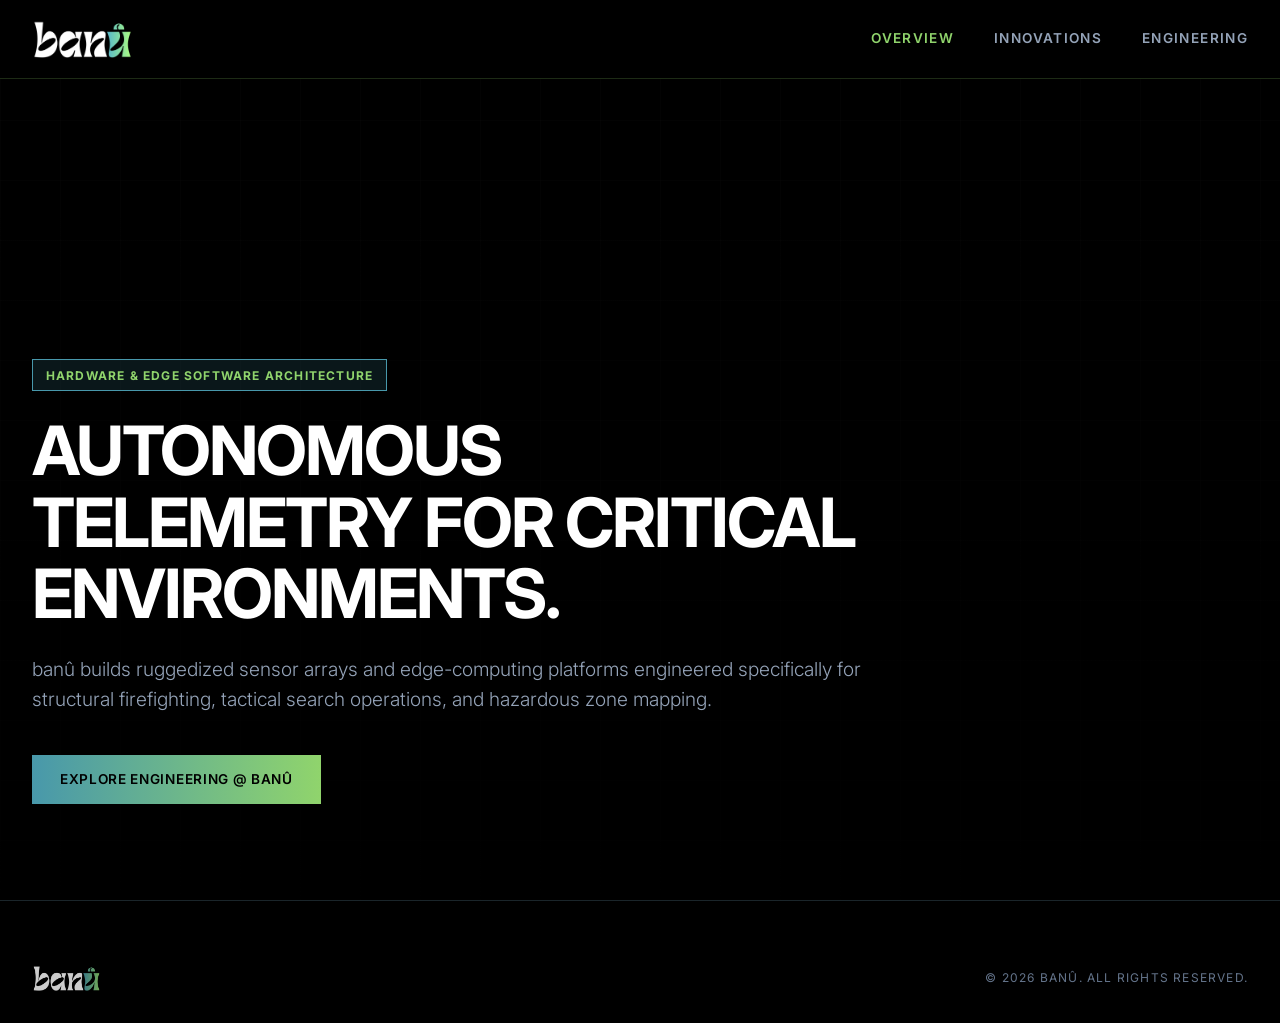
<file: index.html>
<!DOCTYPE html>
<html lang="en">
<head>
    <meta charset="UTF-8">
    <meta name="viewport" content="width=device-width, initial-scale=1.0">
    <title>banû | Autonomous Systems</title>
    <link rel="icon" type="image/png" href="Images/banuFavicon.png">
    <link rel="stylesheet" href="style.css">
    <link rel="preconnect" href="https://fonts.googleapis.com">
    <link rel="preconnect" href="https://fonts.gstatic.com" crossorigin>
    <link href="https://fonts.googleapis.com/css2?family=Inter:wght@300;400;500;600;700&display=swap" rel="stylesheet">
</head>
<body>

    <header>
        <div class="nav-container">
            <a href="index.html" class="logo-link">
                <img src="Images/banuText.png" alt="banû logo" class="logo-img">
            </a>
            <nav class="nav-links">
                <a href="index.html" class="active">Overview</a>
                <a href="innovations.html">Innovations</a>
                <a href="engineering.html">Engineering</a>
            </nav>
        </div>
    </header>

    <section class="hero">
        <video autoplay muted loop playsinline class="hero-video-bg">
            <source src="https://assets.mixkit.co/videos/preview/mixkit-digital-animation-of-screens-with-data-31910-large.mp4" type="video/mp4">
        </video>
        <div class="hero-overlay"></div>
        <div class="hero-content">
            <div class="badge">Hardware & Edge Software Architecture</div>
            <h1>Autonomous Telemetry for Critical Environments.</h1>
            <p>banû builds ruggedized sensor arrays and edge-computing platforms engineered specifically for structural firefighting, tactical search operations, and hazardous zone mapping.</p>
            <a href="engineering.html" class="btn btn-primary">Explore Engineering @ banû</a>
        </div>
    </section>

    <footer>
        <div class="container footer-container">
            <img src="Images/banuText.png" alt="banû logo" class="footer-logo">
            <p>&copy; 2026 banû. All rights reserved.</p>
        </div>
    </footer>

    <script src="script.js"></script>
</body>
</html>
</file>
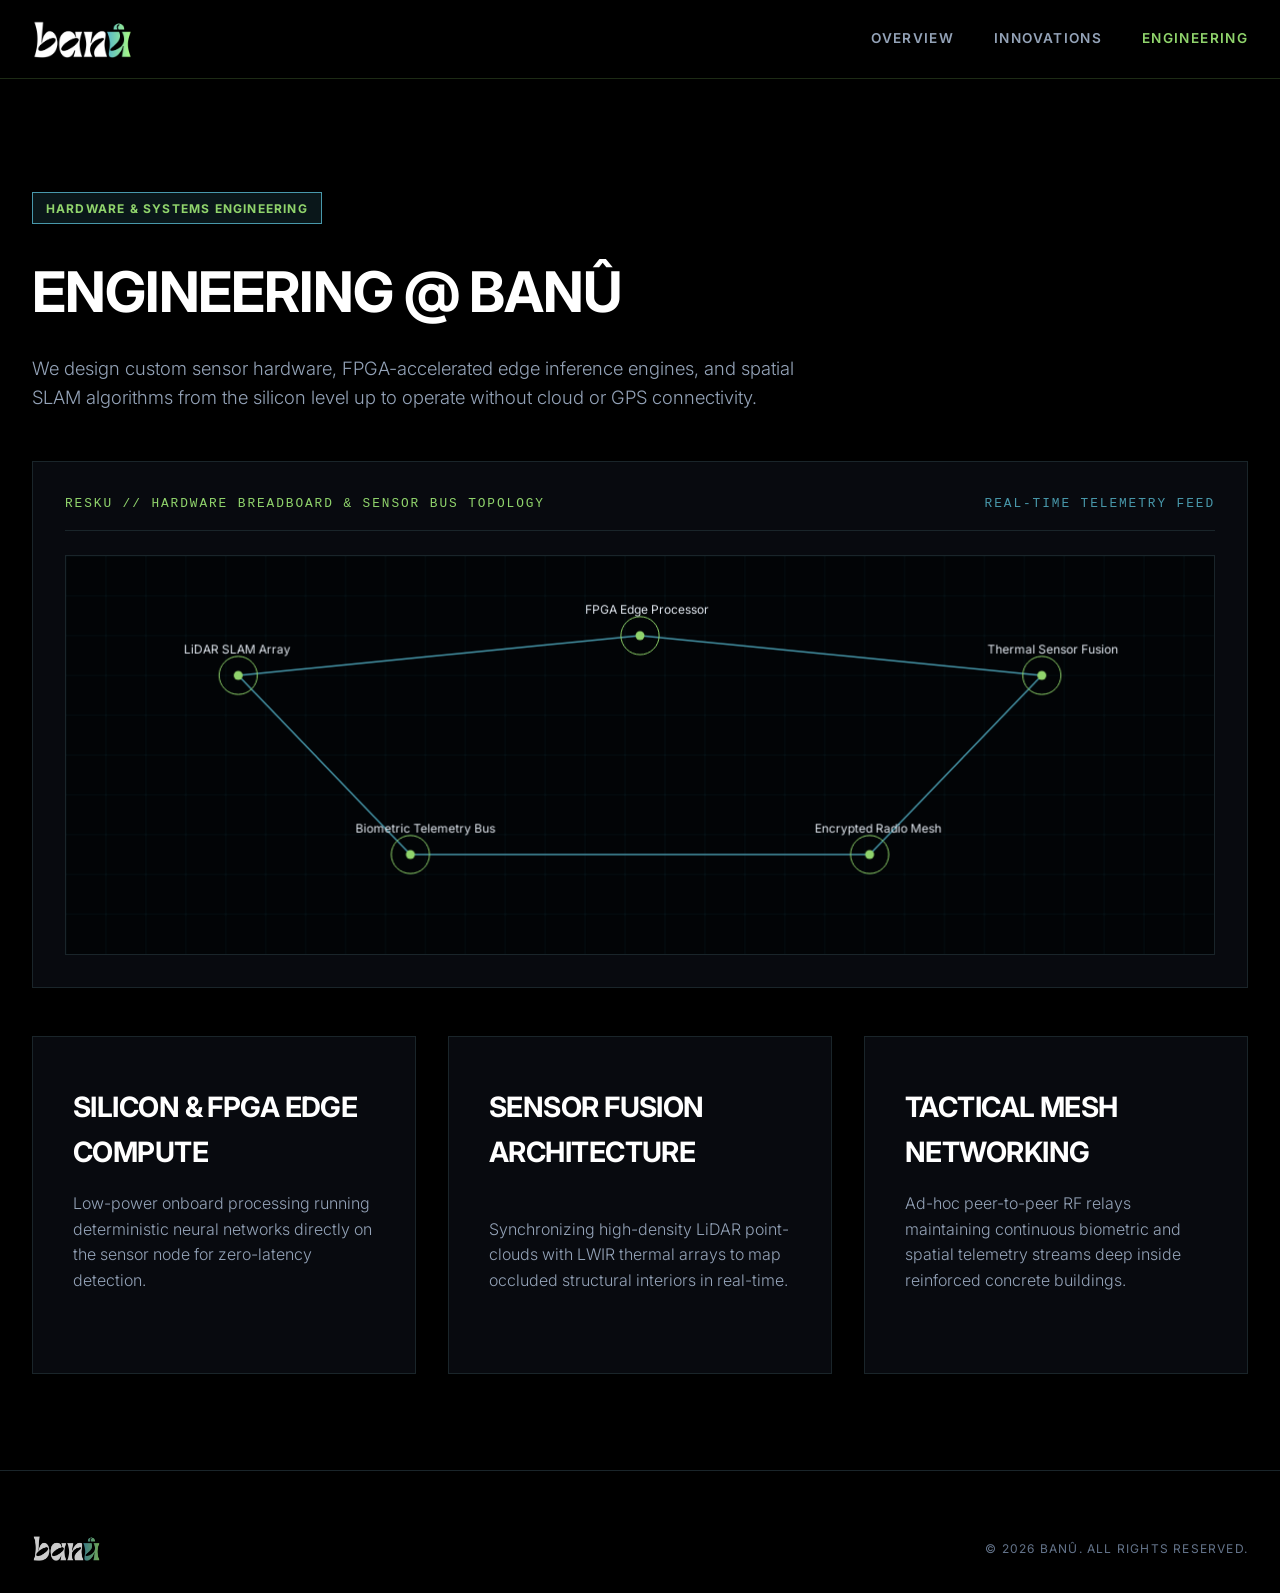
<file: engineering.html>
<!DOCTYPE html>
<html lang="en">
<head>
    <meta charset="UTF-8">
    <meta name="viewport" content="width=device-width, initial-scale=1.0">
    <title>Engineering @ banû</title>
    <link rel="icon" type="image/png" href="Images/banuFavicon.png">
    <link rel="stylesheet" href="style.css">
    <link rel="preconnect" href="https://fonts.googleapis.com">
    <link rel="preconnect" href="https://fonts.gstatic.com" crossorigin>
    <link href="https://fonts.googleapis.com/css2?family=Inter:wght@300;400;500;600;700&display=swap" rel="stylesheet">
</head>
<body>

    <header>
        <div class="nav-container">
            <a href="index.html" class="logo-link">
                <img src="Images/banuText.png" alt="banû logo" class="logo-img">
            </a>
            <nav class="nav-links">
                <a href="index.html">Overview</a>
                <a href="innovations.html">Innovations</a>
                <a href="engineering.html" class="active">Engineering</a>
            </nav>
        </div>
    </header>

    <main class="page-header">
        <div class="container">
            <span class="badge">Hardware & Systems Engineering</span>
            <h1>Engineering @ banû</h1>
            <p style="color: #94a3b8; font-size: 1.15rem; max-width: 800px; font-weight: 300;">
                We design custom sensor hardware, FPGA-accelerated edge inference engines, and spatial SLAM algorithms from the silicon level up to operate without cloud or GPS connectivity.
            </p>

            <!-- Interactive Schematic Canvas -->
            <div class="diagram-container">
                <div class="diagram-header">
                    <span class="diagram-title">Resku // Hardware Breadboard & Sensor Bus Topology</span>
                    <span class="diagram-title" style="color: #4898ab;">Real-Time Telemetry Feed</span>
                </div>
                <canvas id="schematicCanvas"></canvas>
            </div>

            <div class="spec-grid">
                <div class="spec-card">
                    <h3>Silicon & FPGA Edge Compute</h3>
                    <p>Low-power onboard processing running deterministic neural networks directly on the sensor node for zero-latency detection.</p>
                </div>
                <div class="spec-card">
                    <h3>Sensor Fusion Architecture</h3>
                    <p>Synchronizing high-density LiDAR point-clouds with LWIR thermal arrays to map occluded structural interiors in real-time.</p>
                </div>
                <div class="spec-card">
                    <h3>Tactical Mesh Networking</h3>
                    <p>Ad-hoc peer-to-peer RF relays maintaining continuous biometric and spatial telemetry streams deep inside reinforced concrete buildings.</p>
                </div>
            </div>
        </div>
    </main>

    <footer>
        <div class="container footer-container">
            <img src="Images/banuText.png" alt="banû logo" class="footer-logo">
            <p>&copy; 2026 banû. All rights reserved.</p>
        </div>
    </footer>

    <script src="script.js"></script>
</body>
</html>
</file>
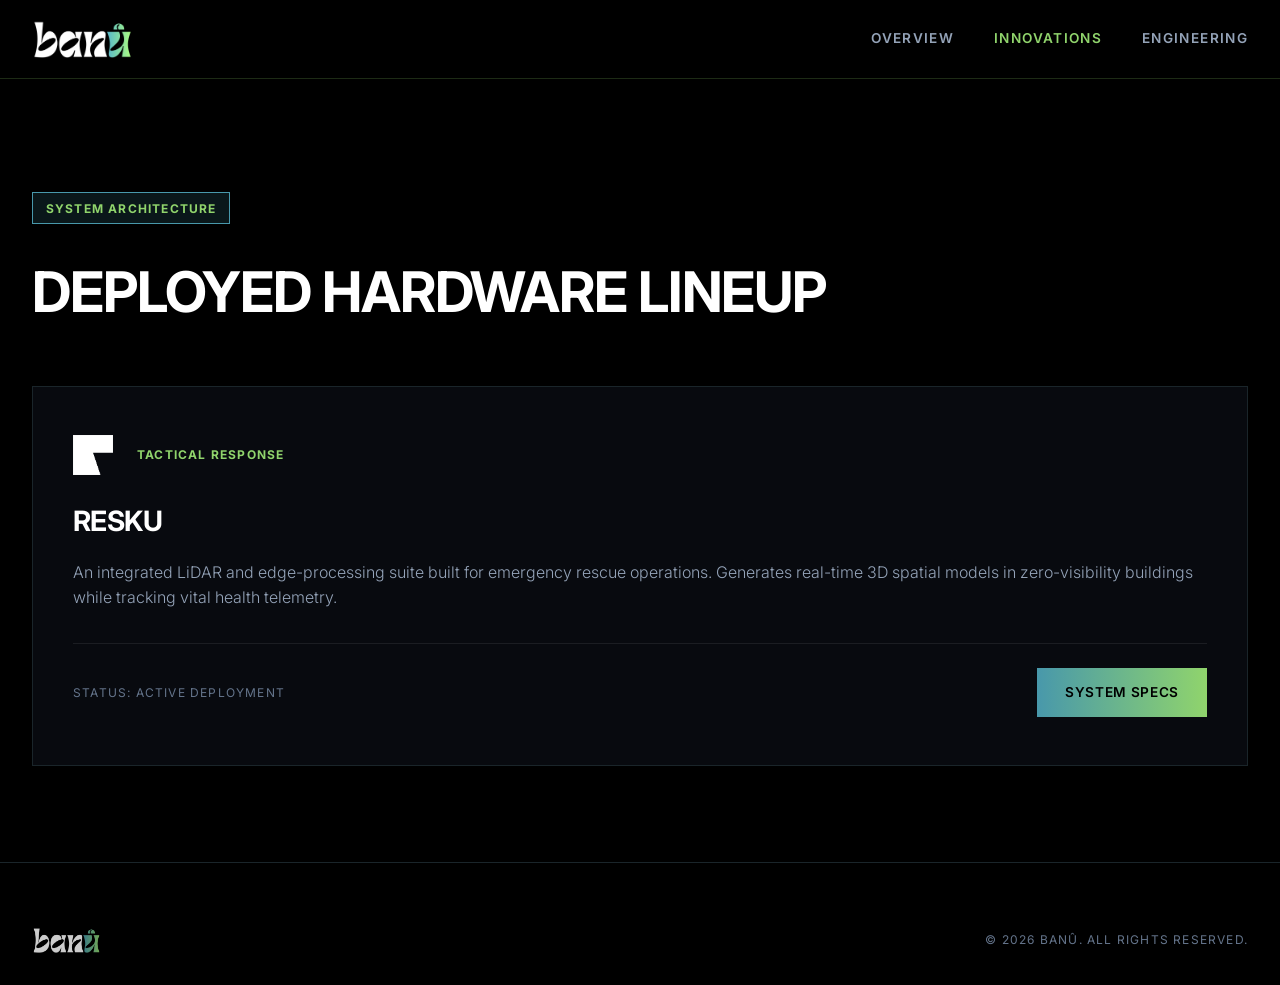
<file: innovations.html>
<!DOCTYPE html>
<html lang="en">
<head>
    <meta charset="UTF-8">
    <meta name="viewport" content="width=device-width, initial-scale=1.0">
    <title>Innovations | banû</title>
    <link rel="icon" type="image/png" href="Images/banuFavicon.png">
    <link rel="stylesheet" href="style.css">
    <link rel="preconnect" href="https://fonts.googleapis.com">
    <link rel="preconnect" href="https://fonts.gstatic.com" crossorigin>
    <link href="https://fonts.googleapis.com/css2?family=Inter:wght@300;400;500;600;700&display=swap" rel="stylesheet">
</head>
<body>

    <header>
        <div class="nav-container">
            <a href="index.html" class="logo-link">
                <img src="Images/banuText.png" alt="banû logo" class="logo-img">
            </a>
            <nav class="nav-links">
                <a href="index.html">Overview</a>
                <a href="innovations.html" class="active">Innovations</a>
                <a href="engineering.html">Engineering</a>
            </nav>
        </div>
    </header>

    <main class="page-header">
        <div class="container">
            <span class="badge">System Architecture</span>
            <h1>Deployed Hardware Lineup</h1>
            
            <div class="systems-grid">
                <div class="system-card">
                    <div>
                        <div style="display: flex; align-items: center; gap: 1.5rem; margin-bottom: 1.5rem;">
                            <img src="Images/reskuLogo.png" alt="Resku Logo" style="height: 40px; width: auto;">
                            <span class="system-tag" style="margin: 0;">Tactical Response</span>
                        </div>
                        <h3>Resku</h3>
                        <p>An integrated LiDAR and edge-processing suite built for emergency rescue operations. Generates real-time 3D spatial models in zero-visibility buildings while tracking vital health telemetry.</p>
                    </div>
                    <div style="display: flex; justify-content: space-between; align-items: center; border-top: 1px solid rgba(255, 255, 255, 0.08); padding-top: 1.5rem;">
                        <span style="font-size: 0.75rem; color: #64748b; text-transform: uppercase; letter-spacing: 0.1em;">Status: Active Deployment</span>
                        <a href="Products/resku.html" class="btn btn-primary">System Specs</a>
                    </div>
                </div>
            </div>
        </div>
    </main>

    <footer>
        <div class="container footer-container">
            <img src="Images/banuText.png" alt="banû logo" class="footer-logo">
            <p>&copy; 2026 banû. All rights reserved.</p>
        </div>
    </footer>

    <script src="script.js"></script>
</body>
</html>
</file>
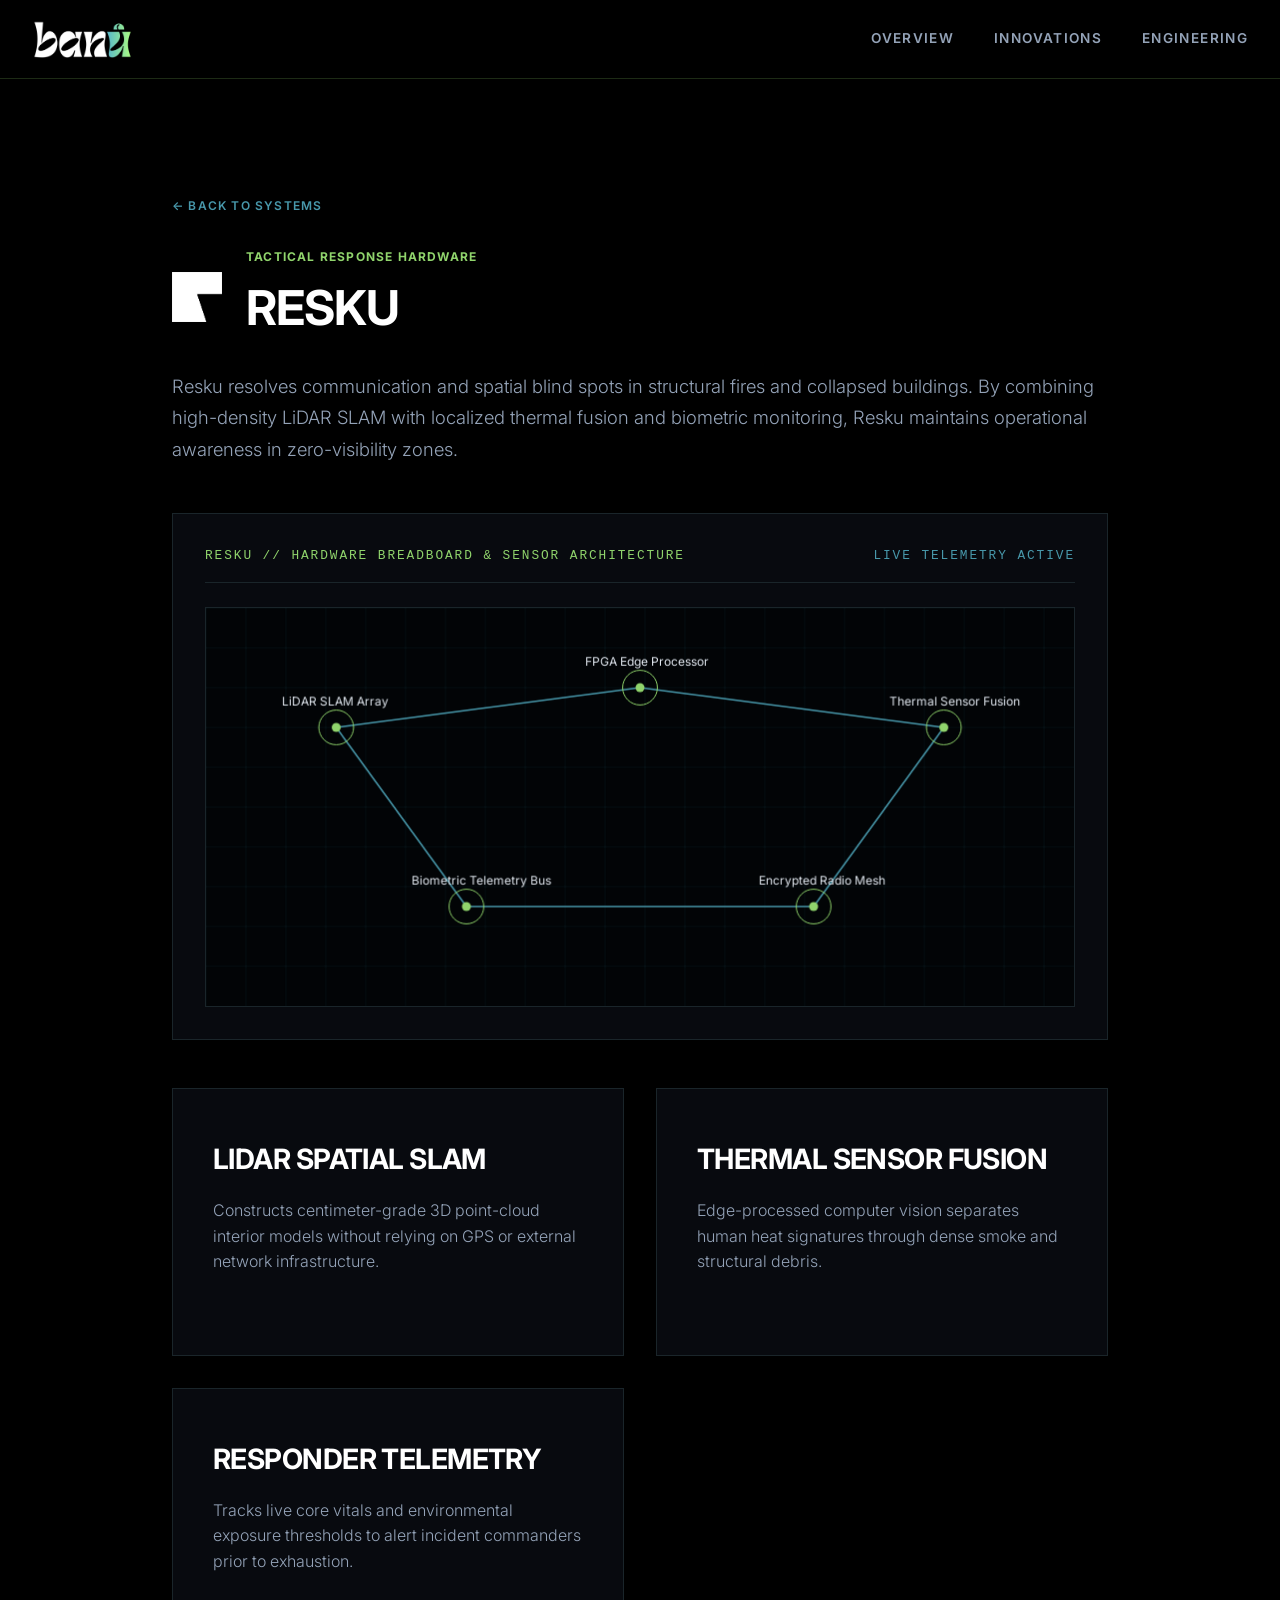
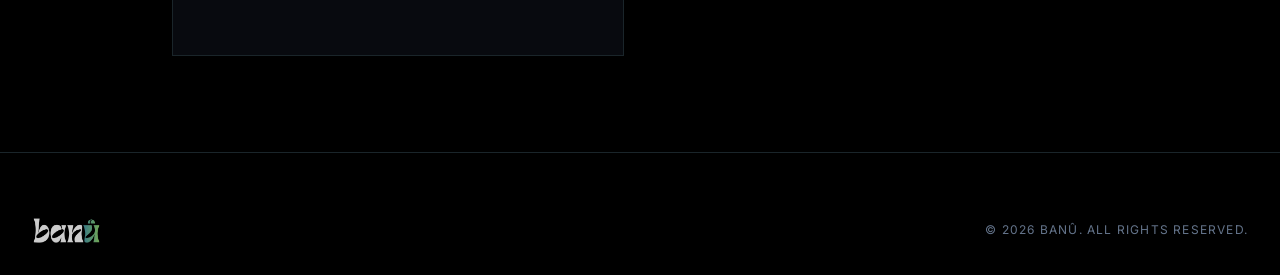
<file: Products/resku.html>
<!DOCTYPE html>
<html lang="en">
<head>
    <meta charset="UTF-8">
    <meta name="viewport" content="width=device-width, initial-scale=1.0">
    <title>Resku Specifications | banû</title>
    <link rel="icon" type="image/png" href="../Images/banuFavicon.png">
    <link rel="stylesheet" href="../style.css">
    <link rel="preconnect" href="https://fonts.googleapis.com">
    <link rel="preconnect" href="https://fonts.gstatic.com" crossorigin>
    <link href="https://fonts.googleapis.com/css2?family=Inter:wght@300;400;500;600;700&display=swap" rel="stylesheet">
</head>
<body>

    <header>
        <div class="nav-container">
            <a href="../index.html" class="logo-link">
                <img src="../Images/banuText.png" alt="banû logo" class="logo-img">
            </a>
            <nav class="nav-links">
                <a href="../index.html">Overview</a>
                <a href="../innovations.html">Innovations</a>
                <a href="../engineering.html">Engineering</a>
            </nav>
        </div>
    </header>

    <main class="page-header">
        <div class="container" style="max-width: 1000px;">
            <a href="../innovations.html" style="color: #4898ab; text-decoration: none; font-size: 0.75rem; font-weight: 600; text-transform: uppercase; letter-spacing: 0.1em; margin-bottom: 2rem; display: inline-block;">&larr; Back to Systems</a>
            
            <div style="display: flex; align-items: center; gap: 1.5rem; margin-bottom: 1.5rem;">
                <img src="../Images/reskuLogo.png" alt="Resku Logo" style="height: 50px; width: auto;">
                <div>
                    <span class="system-tag" style="margin-bottom: 0.25rem;">Tactical Response Hardware</span>
                    <h1 style="font-size: 3rem; margin: 0; color: #ffffff;">Resku</h1>
                </div>
            </div>

            <p style="color: #94a3b8; font-size: 1.15rem; margin-bottom: 3rem; font-weight: 300; line-height: 1.7;">
                Resku resolves communication and spatial blind spots in structural fires and collapsed buildings. By combining high-density LiDAR SLAM with localized thermal fusion and biometric monitoring, Resku maintains operational awareness in zero-visibility zones.
            </p>

            <div class="diagram-container">
                <div class="diagram-header">
                    <span class="diagram-title">Resku // Hardware Breadboard & Sensor Architecture</span>
                    <span class="diagram-title" style="color: #4898ab;">Live Telemetry Active</span>
                </div>
                <canvas id="schematicCanvas"></canvas>
            </div>

            <div class="spec-grid">
                <div class="spec-card">
                    <h3>LiDAR Spatial SLAM</h3>
                    <p>Constructs centimeter-grade 3D point-cloud interior models without relying on GPS or external network infrastructure.</p>
                </div>
                <div class="spec-card">
                    <h3>Thermal Sensor Fusion</h3>
                    <p>Edge-processed computer vision separates human heat signatures through dense smoke and structural debris.</p>
                </div>
                <div class="spec-card">
                    <h3>Responder Telemetry</h3>
                    <p>Tracks live core vitals and environmental exposure thresholds to alert incident commanders prior to exhaustion.</p>
                </div>
            </div>

        </div>
    </main>

    <footer>
        <div class="container footer-container">
            <img src="../Images/banuText.png" alt="banû logo" class="footer-logo">
            <p>&copy; 2026 banû. All rights reserved.</p>
        </div>
    </footer>

    <script src="../script.js"></script>
</body>
</html>
</file>
<file: style.css>
/* Global Reset & Tactical Theme */
* {
    margin: 0;
    padding: 0;
    box-sizing: border-box;
    font-family: 'Inter', sans-serif;
    scroll-behavior: smooth;
    border-radius: 0 !important; /* Strict sharp industrial corners */
}

body {
    background-color: #000000;
    color: #e2e8f0;
    line-height: 1.6;
    background-image: 
        linear-gradient(rgba(255, 255, 255, 0.015) 1px, transparent 1px),
        linear-gradient(90deg, rgba(255, 255, 255, 0.015) 1px, transparent 1px);
    background-size: 60px 60px;
}

.container {
    max-width: 1280px;
    margin: 0 auto;
    padding: 0 2rem;
}

/* Header & Navigation */
header {
    position: fixed;
    top: 0;
    left: 0;
    width: 100%;
    background-color: rgba(0, 0, 0, 0.95);
    backdrop-filter: blur(12px);
    z-index: 1000;
    border-bottom: 1px solid rgba(144, 212, 108, 0.2);
}

.nav-container {
    max-width: 1280px;
    margin: 0 auto;
    padding: 1.25rem 2rem;
    display: flex;
    justify-content: space-between;
    align-items: center;
}

.logo-link {
    display: flex;
    align-items: center;
}

.logo-img {
    height: 38px;
    width: auto;
    filter: brightness(1.2);
}

.nav-links {
    display: flex;
    gap: 2.5rem;
}

.nav-links a {
    color: #94a3b8;
    text-decoration: none;
    font-size: 0.85rem;
    font-weight: 600;
    text-transform: uppercase;
    letter-spacing: 0.1em;
    transition: color 0.2s;
}

.nav-links a:hover, .nav-links a.active {
    color: #90d46c;
}

/* Page Header */
.page-header {
    padding: 12rem 0 6rem 0;
    background-color: #000000;
}

.page-header h1 {
    font-size: 3.5rem;
    color: #ffffff;
    font-weight: 700;
    margin-bottom: 1rem;
    text-transform: uppercase;
    letter-spacing: -0.02em;
}

/* Hero Section */
.hero {
    min-height: 100vh;
    display: flex;
    align-items: flex-end;
    position: relative;
    padding: 0 2rem 6rem 2rem;
    overflow: hidden;
}

.hero-video-bg {
    position: absolute;
    top: 0;
    left: 0;
    width: 100%;
    height: 100%;
    object-fit: cover;
    z-index: 1;
    opacity: 0.4;
    filter: contrast(120%);
}

.hero-overlay {
    position: absolute;
    top: 0;
    left: 0;
    width: 100%;
    height: 100%;
    background: linear-gradient(180deg, rgba(0,0,0,0.2) 0%, rgba(0,0,0,0.92) 100%);
    z-index: 2;
}

.hero-content {
    max-width: 850px;
    z-index: 3;
    position: relative;
}

.badge {
    display: inline-block;
    padding: 0.35rem 0.8rem;
    background: rgba(72, 152, 171, 0.15);
    color: #90d46c;
    border: 1px solid #4898ab;
    font-size: 0.75rem;
    font-weight: 700;
    margin-bottom: 1.5rem;
    text-transform: uppercase;
    letter-spacing: 0.1em;
}

.hero h1 {
    font-size: 4.25rem;
    font-weight: 700;
    line-height: 1.05;
    margin-bottom: 1.5rem;
    color: #ffffff;
    letter-spacing: -0.03em;
    text-transform: uppercase;
}

.hero p {
    font-size: 1.2rem;
    color: #94a3b8;
    margin-bottom: 2.5rem;
    font-weight: 300;
}

.btn {
    padding: 0.85rem 1.75rem;
    text-decoration: none;
    font-weight: 600;
    font-size: 0.85rem;
    text-transform: uppercase;
    letter-spacing: 0.05em;
    transition: all 0.2s;
    display: inline-block;
    text-align: center;
    cursor: pointer;
}

.btn-primary {
    background: linear-gradient(90deg, #4898ab, #90d46c);
    color: #000000;
    border: none;
}

.btn-primary:hover {
    opacity: 0.9;
}

/* Engineering Terminal / Diagram Container */
.diagram-container {
    background: #080a0f;
    border: 1px solid #1a252a;
    padding: 2rem;
    margin: 3rem 0;
}

.diagram-header {
    display: flex;
    justify-content: space-between;
    align-items: center;
    margin-bottom: 1.5rem;
    border-bottom: 1px solid #1a252a;
    padding-bottom: 1rem;
}

.diagram-title {
    font-size: 0.8rem;
    text-transform: uppercase;
    letter-spacing: 0.15em;
    color: #90d46c;
    font-family: monospace;
}

canvas {
    width: 100%;
    height: 400px;
    background: #020406;
    display: block;
    border: 1px solid #1a252a;
}

/* Systems & Engineering Grids */
.systems-grid, .spec-grid {
    display: grid;
    grid-template-columns: repeat(auto-fit, minmax(320px, 1fr));
    gap: 2rem;
    margin-top: 3rem;
}

.system-card, .spec-card {
    background: #080a0f;
    border: 1px solid #1a252a;
    padding: 3rem 2.5rem;
    display: flex;
    flex-direction: column;
    justify-content: space-between;
    transition: border-color 0.2s ease;
}

.system-card:hover, .spec-card:hover {
    border-color: #4898ab;
}

.system-tag {
    font-size: 0.75rem;
    font-weight: 700;
    text-transform: uppercase;
    letter-spacing: 0.1em;
    color: #90d46c;
    margin-bottom: 1rem;
    display: block;
}

.system-card h3, .spec-card h3 {
    font-size: 1.75rem;
    color: #ffffff;
    margin-bottom: 1rem;
    text-transform: uppercase;
    letter-spacing: -0.02em;
}

.system-card p, .spec-card p {
    color: #94a3b8;
    font-size: 1rem;
    margin-bottom: 2rem;
    font-weight: 300;
}

/* Footer */
footer {
    padding: 4rem 0 2rem 0;
    border-top: 1px solid #1a252a;
    background-color: #000000;
}

.footer-container {
    max-width: 1280px;
    margin: 0 auto;
    padding: 0 2rem;
    display: flex;
    justify-content: space-between;
    align-items: center;
}

.footer-logo {
    height: 26px;
    opacity: 0.8;
}

footer p {
    color: #64748b;
    font-size: 0.75rem;
    letter-spacing: 0.1em;
    text-transform: uppercase;
}

@media (max-width: 768px) {
    .hero h1 { font-size: 3rem; }
    .nav-links { display: none; }
    .footer-container { flex-direction: column; gap: 1.5rem; text-align: center; }
}
</file>
